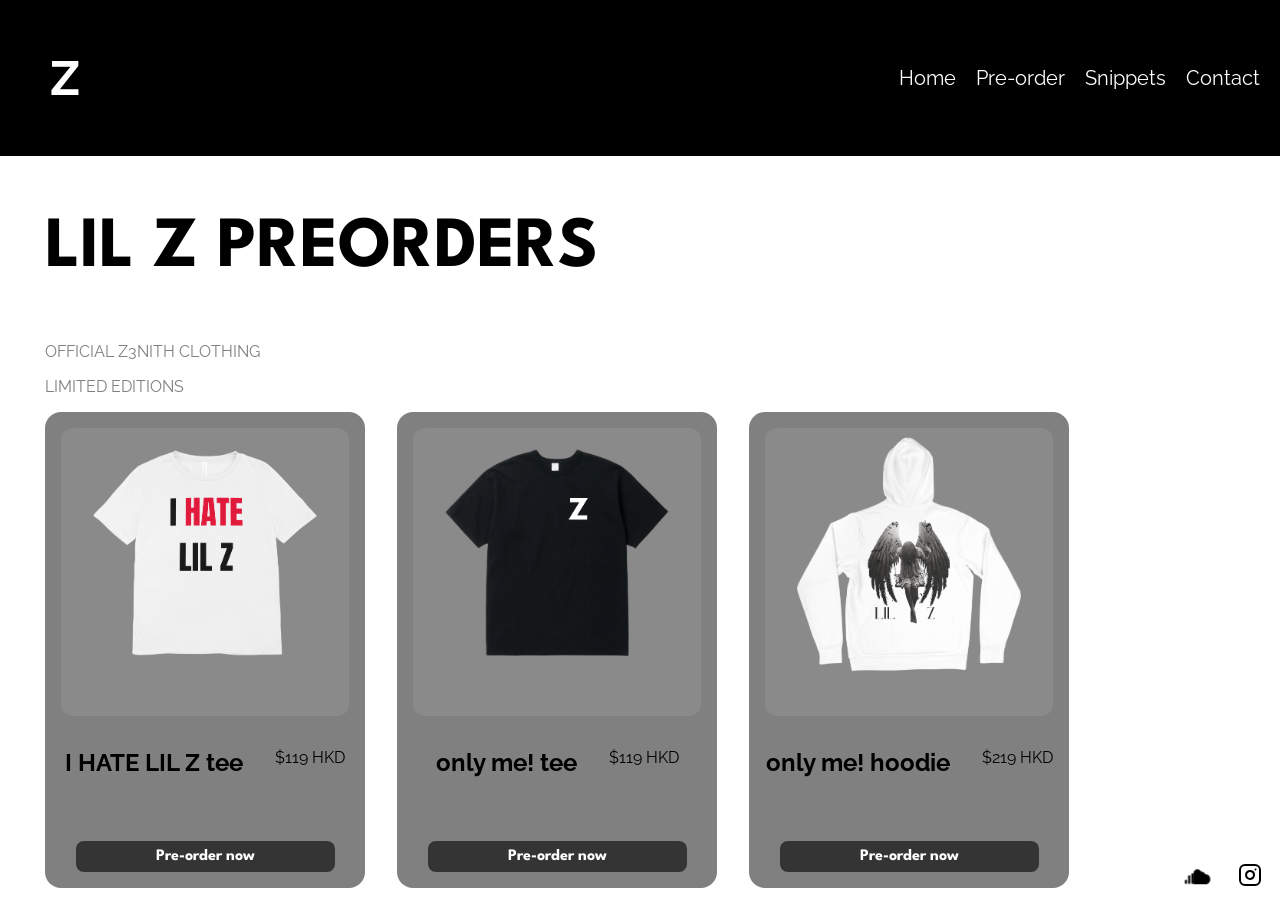
<file: index.html>
<!DOCTYPE html>
<html lang="en">
<head>
    <meta charset="UTF-8">
    <meta name="viewport" content="width=device-width, initial-scale=1.0">
    <link rel="stylesheet" href="style.css">
    <title>z3nith preorder</title>
</head>
<body>
    <header class="header">
        <nav class="navbar">
            <a href="index.html" class="logo">Z</a>
            <div class="nav_links">
                <a href="index.html" class=>Home</a>
                <a href="preorder.html">Pre-order</a>
                <a href="snippets.html">Snippets</a>
                <a href="contact.html">Contact</a>
            </div>
        </nav>
    </header>
    <main>
        <section class="main_body">
            <div class="hero_section">
                <h1 class="page_title">LIL Z PREORDERS</h1>
                <p class="subtitle">OFFICIAL Z3NITH CLOTHING</p>
                <p class="subtitle">LIMITED EDITIONS</p>
            </div>
            <div class="product_grid">
                <div class="product_card">
                    <div class="shirt_preview" aria-label="I HATE LIL Z tee preview">
                        <img src="images/shirts/F_ihlz_w.png" alt="I HATE LIL Z tee front" class="shirt_image shirt_front">
                        <img src="images/shirts/white_shirt.png" alt="I HATE LIL Z tee back" class="shirt_image shirt_back">
                    </div>
                    <div class="info">
                        <h2 class="product_name">I HATE LIL Z tee</h2>
                        <section class="price">
                            <span class="price">$119 HKD</span>
                        </section>
                    </div>
                    <a href="ihlz_tee.html" class="order_btn">Pre-order now</a>
                </div>
                <div class="product_card">
                    <div class="shirt_preview" aria-label="I HATE LIL Z tee preview">
                        <img src="images/shirts/F_om_b.png" alt="I HATE LIL Z tee front" class="shirt_image shirt_front">
                        <img src="images/shirts/B_om_b.png" alt="I HATE LIL Z tee back" class="shirt_image shirt_back">
                    </div>
                    <div class="info">
                        <h2 class="product_name">only me! tee</h2>
                        <section class="price">
                            <span class="price">$119 HKD</span>
                        </section>
                    </div>
                    <a href="om_tee.html" class="order_btn">Pre-order now</a>
                </div>
                <div class="product_card">
                    <div class="shirt_preview" aria-label="only me! angel hoodie preview">
                        <img src="images/shirts/F_omah_w.png" alt="only me! angel hoodie front" class="shirt_image shirt_front">
                        <img src="images/shirts/B_omah_w.png" alt="only me! angel hoodie back" class="shirt_image shirt_back">
                    </div>
                    <div class="info">
                        <h2 class="product_name">only me! hoodie</h2>
                        <section class="price">
                            <span class="price">$219 HKD</span>
                        </section>
                    </div>
                    <a href="om_hoodie.html" class="order_btn">Pre-order now</a>
                </div>
            </div>
        </section>
    </main>
    <footer>
        <div class="socials">
            <a href="https://instagram.com/z3nith666" target="_blank" rel="noreferrer" aria-label="Instagram" class="insta_logo">
                <svg xmlns="http://www.w3.org/2000/svg" width="24" height="24" viewBox="0 0 24 24" fill="none" stroke="currentColor" stroke-width="2" stroke-linecap="round" stroke-linejoin="round"><rect x="2" y="2" width="20" height="20" rx="5" ry="5"/><path d="M16 11.37A4 4 0 1 1 12.63 8 4 4 0 0 1 16 11.37z"/><line x1="17.5" y1="6.5" x2="17.51" y2="6.5"/></svg>
            </a>
            <a href="https://soundcloud.com/z3nith666" target="_blank" rel="noreferrer" aria-label="SoundCloud" class="sc_logo">
                <svg xmlns="http://www.w3.org/2000/svg" viewBox="0 0 20 20" width="24" height="24" fill="currentColor" aria-hidden="true">
                    <path d="M3 13.5a.75.75 0 0 1 .75.75v1.5a.75.75 0 0 1-1.5 0v-1.5A.75.75 0 0 1 3 13.5z"/>
                    <path d="M5.25 10.5a.75.75 0 0 1 .75.75v4.5a.75.75 0 0 1-1.5 0v-4.5a.75.75 0 0 1 .75-.75z"/>
                    <path d="M7.5 9a.75.75 0 0 1 .75.75v6a.75.75 0 0 1-1.5 0v-6A.75.75 0 0 1 7.5 9z"/>
                    <path d="M9.75 7.5a.75.75 0 0 1 .75.75v7.5a.75.75 0 0 1-1.5 0V8.25a.75.75 0 0 1 .75-.75z"/>
                    <path d="M12 8.25c.414 0 .75.336.75.75v6a.75.75 0 0 1-1.5 0v-6c0-.414.336-.75.75-.75z"/>
                    <path d="M16.5 9.75c1.94 0 3.5 1.56 3.5 3.5s-1.56 3.5-3.5 3.5h-8.25V9c0-1.518 1.232-2.75 2.75-2.75 1.07 0 2.01.639 2.406 1.578A3.25 3.25 0 0 1 16.5 9.75z"/>
                </svg>
            </a>
        </div>
    </footer>
    <script src="script.js"></script>
</body>
</html>
</file>
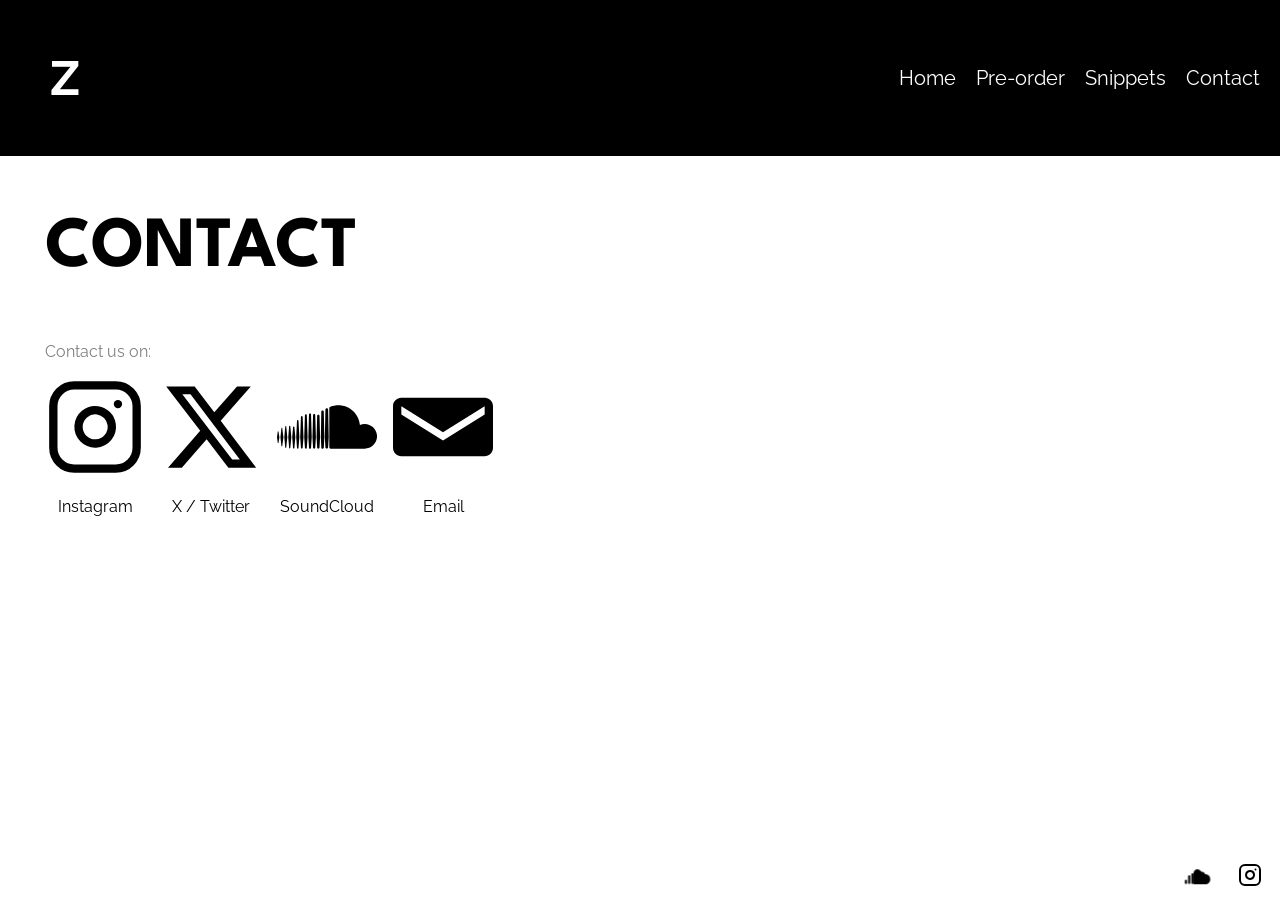
<file: contact.html>
<!DOCTYPE html>
<html lang="en">
<head>
    <meta charset="UTF-8">
    <meta name="viewport" content="width=device-width, initial-scale=1.0">
    <link rel="stylesheet" href="style.css">
    <title>Contact</title>
</head>
<body>
    <header>
        <nav class="navbar">
            <a href="index.html" class="logo">Z</a>
            <div class="nav_links">
                <a href="index.html" class=>Home</a>
                <a href="preorder.html">Pre-order</a>
                <a href="snippets.html">Snippets</a>
                <a href="contact.html">Contact</a>
            </div>
        </nav>
    </header>
    <main>
        <section class="main_section">
            <h1 class="page_title">CONTACT</h1>
            <p class="subtitle">Contact us on:</p>
            <div class="contact_info">
                <div class="contact_item">
                    <a href="https://instagram.com/z3nith666" target="_blank" class="contact_item">
                        <svg class="contact_page_logo" xmlns="http://www.w3.org/2000/svg" width="100 " height="100" viewBox="0 0 24 24" fill="none" stroke="black" stroke-width="2" stroke-linecap="round" stroke-linejoin="round"><rect x="2" y="2" width="20" height="20" rx="5" ry="5"/><path d="M16 11.37A4 4 0 1 1 12.63 8 4 4 0 0 1 16 11.37z"/><line x1="17.5" y1="6.5" x2="17.51" y2="6.5"/></svg>
                    </a>
                    <p class="contact_text">Instagram</p>
                </div>
                <div class="contact_item">
                    <a href="https://x.com/z3nith666" target="_blank" class="contact_item">
                        <svg class="contact_page_logo" xmlns="http://www.w3.org/2000/svg" viewBox="0 0 24 24" width="100" height="100" fill="black" aria-hidden="true">
                            <path d="M18.244 2.25h3.308l-7.227 8.26 8.502 11.24H16.17l-5.214-6.817L4.99 21.75H1.68l7.73-8.835L1.254 2.25H8.08l4.713 6.231zm-1.161 17.52h1.833L7.084 4.126H5.117z"/>
                        </svg>
                    </a>
                    <p class="contact_text">X / Twitter</p>
                </div>
                <div class="contact_item">
                    <a href="https://soundcloud.com/z3nith666" target="_blank" class="contact_item">
                        <svg class="contact_page_logo" xmlns="http://www.w3.org/2000/svg" viewBox="-271 345.8 256 111.2" width="100" height="100" fill="black" aria-hidden="true">
                            <path d="M-238.4,398.1c-0.8,0-1.4,0.6-1.5,1.5l-2.3,28l2.3,27.1c0.1,0.8,0.7,1.5,1.5,1.5c0.8,0,1.4-0.6,1.5-1.5l2.6-27.1l-2.6-28C-237,398.7-237.7,398.1-238.4,398.1z M-228.2,399.9c-0.9,0-1.7,0.7-1.7,1.7l-2.1,26l2.1,27.3c0.1,1,0.8,1.7,1.7,1.7c0.9,0,1.6-0.7,1.7-1.7l2.4-27.3l-2.4-26C-226.6,400.6-227.3,399.9-228.2,399.9z M-258.6,403.5c-0.5,0-1,0.4-1.1,1l-2.5,23l2.5,22.5c0.1,0.6,0.5,1,1.1,1c0.5,0,1-0.4,1.1-1l2.9-22.5l-2.9-23C-257.7,404-258.1,403.5-258.6,403.5z M-268.1,412.3c-0.5,0-1,0.4-1,1l-1.9,14.3l1.9,14c0.1,0.6,0.5,1,1,1s0.9-0.4,1-1l2.2-14l-2.2-14.2C-267.2,412.8-267.6,412.3-268.1,412.3z M-207.5,373.5c-1.2,0-2.1,0.9-2.2,2.1l-1.9,52l1.9,27.2c0.1,1.2,1,2.1,2.2,2.1s2.1-0.9,2.2-2.1l2.1-27.2l-2.1-52C-205.4,374.4-206.4,373.5-207.5,373.5z M-248.6,399c-0.7,0-1.2,0.5-1.3,1.3l-2.4,27.3l2.4,26.3c0.1,0.7,0.6,1.3,1.3,1.3c0.7,0,1.2-0.5,1.3-1.2l2.7-26.3l-2.7-27.3C-247.4,399.6-247.9,399-248.6,399z M-114,345.8c-7.1,0-14,1.4-20.1,3.8c-2.4,0.9-3,1.9-3,3.7v99.9c0,1.9,1.5,3.5,3.4,3.7c0.1,0,86.7,0,87.3,0c17.4,0,31.5-14.1,31.5-31.5C-15,408.1-29.1,394-46.5,394c-4.3,0-8.4,0.9-12.2,2.4C-61.2,368-85,345.8-114,345.8z M-217.9,383.4c-1,0-1.9,0.8-1.9,1.9l-2,42.3l2,27.3c0.1,1.1,0.9,1.9,1.9,1.9s1.9-0.8,1.9-1.9l2.3-27.3l-2.3-42.3C-216,384.2-216.9,383.4-217.9,383.4z M-154.4,359.3c-1.8,0-3.2,1.4-3.2,3.2l-1.2,65l1.2,26.1c0,1.8,1.5,3.2,3.2,3.2c1.8,0,3.2-1.5,3.2-3.2l1.4-26.1l-1.4-65C-151.1,360.8-152.6,359.3-154.4,359.3z M-197.1,368.9c-1.3,0-2.3,1-2.4,2.4l-1.8,56.3l1.8,26.9c0,1.3,1.1,2.3,2.4,2.3s2.3-1,2.4-2.4l2-26.9l-2-56.3C-194.7,370-195.8,368.9-197.1,368.9z M-143.6,353.2c-1.9,0-3.4,1.6-3.5,3.5l-1.4,70.9l1.4,25.7c0,1.9,1.6,3.4,3.5,3.4c1.9,0,3.4-1.6,3.5-3.5l1.5-25.8l-1.5-70.9C-140.2,354.8-141.7,353.2-143.6,353.2z M-186.5,366.8c-1.4,0-2.5,1.1-2.6,2.6l-1.6,58.2l1.6,26.7c0,1.4,1.2,2.6,2.6,2.6s2.5-1.1,2.6-2.6l1.8-26.7l-1.8-58.2C-184,367.9-185.1,366.8-186.5,366.8z M-175.9,368.1c-1.5,0-2.8,1.2-2.8,2.8l-1.5,56.7l1.5,26.5c0,1.6,1.3,2.8,2.8,2.8s2.8-1.2,2.8-2.8l1.7-26.5l-1.7-56.7C-173.1,369.3-174.3,368.1-175.9,368.1z M-165.2,369.9c-1.7,0-3,1.3-3,3l-1.4,54.7l1.4,26.3c0,1.7,1.4,3,3,3c1.7,0,3-1.3,3-3l1.5-26.3l-1.5-54.7C-162.2,371.3-163.5,369.9-165.2,369.9z"/>
                        </svg>
                    </a>
                    <p class="contact_text">SoundCloud</p>
                </div>
                <div class="contact_item">
                    <a href="mailto:jasonleemgmtofficial@gmail.com" target="_blank" class="contact_item">
                        <svg class="contact_page_logo" xmlns="http://www.w3.org/2000/svg" viewBox="0 0 24 24" width="100" height="100" fill="black" aria-hidden="true">
                            <path d="M22 5H2c-1.1 0-2 .9-2 2v10c0 1.1.9 2 2 2h20c1.1 0 2-.9 2-2V7c0-1.1-.9-2-2-2zm0 4l-10 6.25L2 9V7l10 6.25L22 7v2z"/>
                        </svg>
                    </a>
                    <p class="contact_text">Email</p>
                </div>
            </div>
        </section>
    </main>
    <footer>
        <div class="socials">
            <a href="https://instagram.com/z3nith666" target="_blank" rel="noreferrer" aria-label="Instagram" class="insta_logo">
                <svg xmlns="http://www.w3.org/2000/svg" width="24" height="24" viewBox="0 0 24 24" fill="none" stroke="currentColor" stroke-width="2" stroke-linecap="round" stroke-linejoin="round"><rect x="2" y="2" width="20" height="20" rx="5" ry="5"/><path d="M16 11.37A4 4 0 1 1 12.63 8 4 4 0 0 1 16 11.37z"/><line x1="17.5" y1="6.5" x2="17.51" y2="6.5"/></svg>
            </a>
            <a href="https://soundcloud.com/z3nith666" target="_blank" rel="noreferrer" aria-label="SoundCloud" class="sc_logo">
                <svg xmlns="http://www.w3.org/2000/svg" viewBox="0 0 20 20" width="24" height="24" fill="currentColor" aria-hidden="true">
                    <path d="M3 13.5a.75.75 0 0 1 .75.75v1.5a.75.75 0 0 1-1.5 0v-1.5A.75.75 0 0 1 3 13.5z"/>
                    <path d="M5.25 10.5a.75.75 0 0 1 .75.75v4.5a.75.75 0 0 1-1.5 0v-4.5a.75.75 0 0 1 .75-.75z"/>
                    <path d="M7.5 9a.75.75 0 0 1 .75.75v6a.75.75 0 0 1-1.5 0v-6A.75.75 0 0 1 7.5 9z"/>
                    <path d="M9.75 7.5a.75.75 0 0 1 .75.75v7.5a.75.75 0 0 1-1.5 0V8.25a.75.75 0 0 1 .75-.75z"/>
                    <path d="M12 8.25c.414 0 .75.336.75.75v6a.75.75 0 0 1-1.5 0v-6c0-.414.336-.75.75-.75z"/>
                    <path d="M16.5 9.75c1.94 0 3.5 1.56 3.5 3.5s-1.56 3.5-3.5 3.5h-8.25V9c0-1.518 1.232-2.75 2.75-2.75 1.07 0 2.01.639 2.406 1.578A3.25 3.25 0 0 1 16.5 9.75z"/>
                </svg>
            </a>
        </div>
    </footer>
    <script src="script.js"></script>
</body>
</html>
</file>
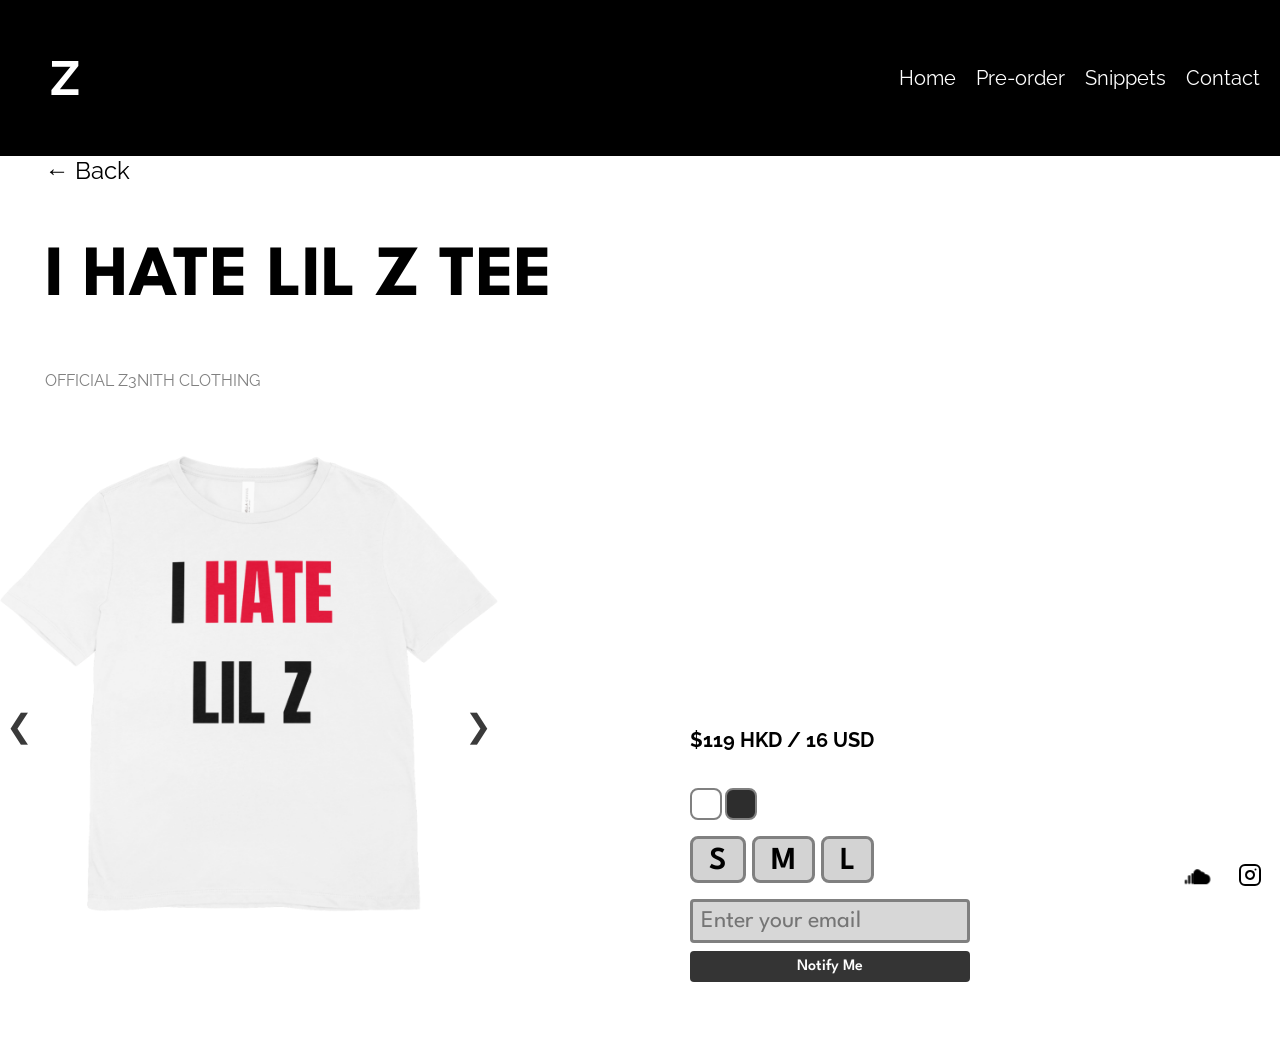
<file: ihlz_tee.html>
<!DOCTYPE html>
<html lang="en">
<head>
    <meta charset="UTF-8">
    <meta name="viewport" content="width=device-width, initial-scale=1.0">
    <link rel="stylesheet" href="style.css">
    <title>I HATE LIL Z PREORDER</title>
</head>
<body>
    <header>
        <nav class="navbar">
            <a href="index.html" class="logo">Z</a>
            <div class="nav_links">
                <a href="index.html" class=>Home</a>
                <a href="preorder.html">Pre-order</a>
                <a href="snippets.html">Snippets</a>
                <a href="contact.html">Contact</a>
            </div>
        </nav>
    </header>
    <main>
        <section class="main_body" data-shirt-name="I HATE LIL Z tee">
            <a href="preorder.html" class="back_link">← Back</a>
            <h1 class="page_title">I HATE LIL Z TEE</h1>
            <p class="subtitle">OFFICIAL Z3NITH CLOTHING</p>
            <div class="product_display">
                <div class="slider">
                    <div class="slides">
                        <img class="slide white_slide" data-color="white" src="images/shirts/F_ihlz_w.png" alt="I HATE LIL Z tee front">
                        <img class="slide white_slide" data-color="white" src="images/shirts/white_shirt.png" alt="I HATE LIL Z tee back">
                        <img class="slide black_slide" data-color="black" src="images/shirts/F_ihlz_b.png" alt="I HATE LIL Z tee front">
                        <img class="slide black_slide" data-color="black" src="images/shirts/black_shirt.png" alt="I HATE LIL Z tee back">
                    </div>
                    <button type="button" class="prev" onclick="prevSlide()">&#10094;</button>
                    <button type="button" class="next" onclick="nextSlide()">&#10095;</button>
                </div>
                <div class="selectors">
                    <p class="price_title">$119 HKD / 16 USD</p>
                    <div class="color_selector">
                        <button type="button" class="white_btn" onclick="turnWhite(this)"></button>
                        <button type="button" class="black_btn" onclick="turnBlack(this)"></button>
                    </div>
                    <div class="size_selector">
                        <button type="button" class="size_btn" onclick="selectSize(this, 'S')">S</button>
                        <button type="button" class="size_btn" onclick="selectSize(this, 'M')">M</button>
                        <button type="button" class="size_btn" onclick="selectSize(this, 'L')">L</button>
                    </div>
                    <form id="email_section">
                        <input type="email" placeholder="Enter your email" required>
                        <button type="submit">Notify Me</button>
                    </form>
                </div>
            </div>
        </section>
    </main>
    <footer>
        <div class="socials">
            <a href="https://instagram.com/z3nith666" target="_blank" rel="noreferrer" aria-label="Instagram" class="insta_logo">
                <svg xmlns="http://www.w3.org/2000/svg" width="24" height="24" viewBox="0 0 24 24" fill="none" stroke="currentColor" stroke-width="2" stroke-linecap="round" stroke-linejoin="round"><rect x="2" y="2" width="20" height="20" rx="5" ry="5"/><path d="M16 11.37A4 4 0 1 1 12.63 8 4 4 0 0 1 16 11.37z"/><line x1="17.5" y1="6.5" x2="17.51" y2="6.5"/></svg>
            </a>
            <a href="https://soundcloud.com/z3nith666" target="_blank" rel="noreferrer" aria-label="SoundCloud" class="sc_logo">
                <svg xmlns="http://www.w3.org/2000/svg" viewBox="0 0 20 20" width="24" height="24" fill="currentColor" aria-hidden="true">
                    <path d="M3 13.5a.75.75 0 0 1 .75.75v1.5a.75.75 0 0 1-1.5 0v-1.5A.75.75 0 0 1 3 13.5z"/>
                    <path d="M5.25 10.5a.75.75 0 0 1 .75.75v4.5a.75.75 0 0 1-1.5 0v-4.5a.75.75 0 0 1 .75-.75z"/>
                    <path d="M7.5 9a.75.75 0 0 1 .75.75v6a.75.75 0 0 1-1.5 0v-6A.75.75 0 0 1 7.5 9z"/>
                    <path d="M9.75 7.5a.75.75 0 0 1 .75.75v7.5a.75.75 0 0 1-1.5 0V8.25a.75.75 0 0 1 .75-.75z"/>
                    <path d="M12 8.25c.414 0 .75.336.75.75v6a.75.75 0 0 1-1.5 0v-6c0-.414.336-.75.75-.75z"/>
                    <path d="M16.5 9.75c1.94 0 3.5 1.56 3.5 3.5s-1.56 3.5-3.5 3.5h-8.25V9c0-1.518 1.232-2.75 2.75-2.75 1.07 0 2.01.639 2.406 1.578A3.25 3.25 0 0 1 16.5 9.75z"/>
                </svg>
            </a>
        </div>
    </footer>
    <script src="script.js"></script>
</body>
</html>
</file>
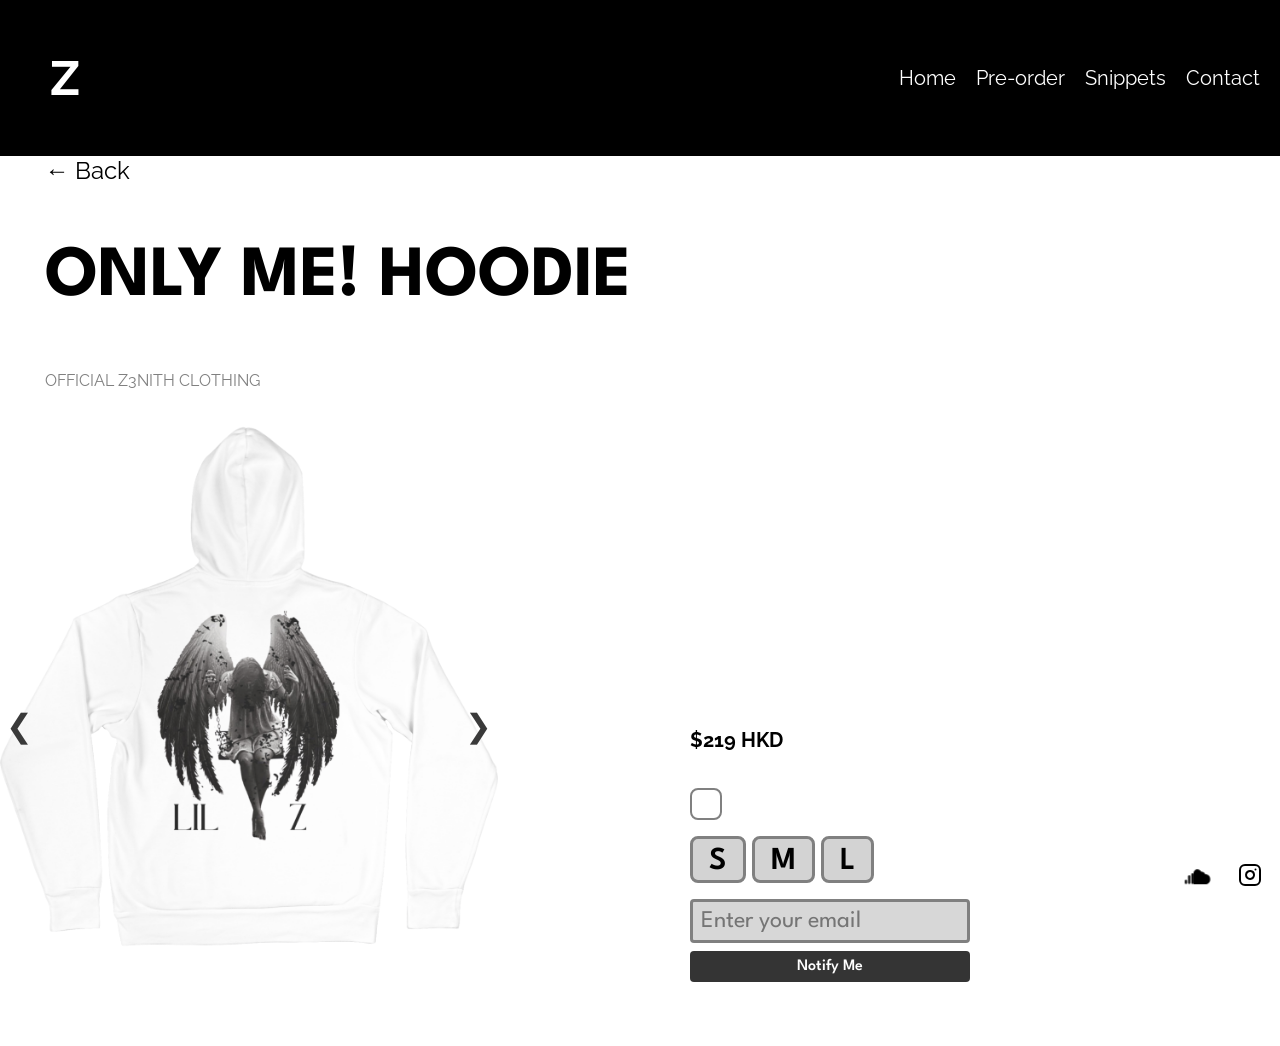
<file: om_hoodie.html>
<!DOCTYPE html>
<html lang="en">
<head>
    <meta charset="UTF-8">
    <meta name="viewport" content="width=device-width, initial-scale=1.0">
    <link rel="stylesheet" href="style.css">
    <title>only me! tees preorder</title>
</head>
<body>
    <header>
        <nav class="navbar">
            <a href="index.html" class="logo">Z</a>
            <div class="nav_links">
                <a href="index.html" class=>Home</a>
                <a href="preorder.html">Pre-order</a>
                <a href="snippets.html">Snippets</a>
                <a href="contact.html">Contact</a>
            </div>
        </nav>
    </header>
    <main>
        <section class="main_body" data-shirt-name="only me! hoodie">
            <a href="preorder.html" class="back_link">← Back</a>
            <h1 class="page_title">ONLY ME! HOODIE</h1>
            <p class="subtitle">OFFICIAL Z3NITH CLOTHING</p>
            <div class="product_display">
                <div class="slider">
                    <div class="slides">
                        <img class="slide white_slide" data-color="white" src="images/shirts/F_omah_w.png" alt="ONLY ME! hoodie front">
                        <img class="slide white_slide" data-color="white" src="images/shirts/B_omah_w.png" alt="ONLY ME! hoodie back">
                    </div>
                    <button type="button" class="prev" onclick="prevSlide()">&#10094;</button>
                    <button type="button" class="next" onclick="nextSlide()">&#10095;</button>
                </div>
                <div class="selectors">
                    <p class="price_title">$219 HKD</p>
                    <div class="color_selector">
                        <button type="button" class="white_btn" onclick="turnWhite(this)"></button>
                    </div>
                    <div class="size_selector">
                        <button type="button" class="size_btn" onclick="selectSize(this, 'S')">S</button>
                        <button type="button" class="size_btn" onclick="selectSize(this, 'M')">M</button>
                        <button type="button" class="size_btn" onclick="selectSize(this, 'L')">L</button>
                    </div>
                    <form id="email_section">
                        <input type="email" placeholder="Enter your email" required>
                        <button type="submit">Notify Me</button>
                    </form>
                </div>
            </div>
    </main>
    </main>
    <footer>
        <div class="socials">
            <a href="https://instagram.com/z3nith666" target="_blank" rel="noreferrer" aria-label="Instagram" class="insta_logo">
                <svg xmlns="http://www.w3.org/2000/svg" width="24" height="24" viewBox="0 0 24 24" fill="none" stroke="currentColor" stroke-width="2" stroke-linecap="round" stroke-linejoin="round"><rect x="2" y="2" width="20" height="20" rx="5" ry="5"/><path d="M16 11.37A4 4 0 1 1 12.63 8 4 4 0 0 1 16 11.37z"/><line x1="17.5" y1="6.5" x2="17.51" y2="6.5"/></svg>
            </a>
            <a href="https://soundcloud.com/z3nith666" target="_blank" rel="noreferrer" aria-label="SoundCloud" class="sc_logo">
                <svg xmlns="http://www.w3.org/2000/svg" viewBox="0 0 20 20" width="24" height="24" fill="currentColor" aria-hidden="true">
                    <path d="M3 13.5a.75.75 0 0 1 .75.75v1.5a.75.75 0 0 1-1.5 0v-1.5A.75.75 0 0 1 3 13.5z"/>
                    <path d="M5.25 10.5a.75.75 0 0 1 .75.75v4.5a.75.75 0 0 1-1.5 0v-4.5a.75.75 0 0 1 .75-.75z"/>
                    <path d="M7.5 9a.75.75 0 0 1 .75.75v6a.75.75 0 0 1-1.5 0v-6A.75.75 0 0 1 7.5 9z"/>
                    <path d="M9.75 7.5a.75.75 0 0 1 .75.75v7.5a.75.75 0 0 1-1.5 0V8.25a.75.75 0 0 1 .75-.75z"/>
                    <path d="M12 8.25c.414 0 .75.336.75.75v6a.75.75 0 0 1-1.5 0v-6c0-.414.336-.75.75-.75z"/>
                    <path d="M16.5 9.75c1.94 0 3.5 1.56 3.5 3.5s-1.56 3.5-3.5 3.5h-8.25V9c0-1.518 1.232-2.75 2.75-2.75 1.07 0 2.01.639 2.406 1.578A3.25 3.25 0 0 1 16.5 9.75z"/>
                </svg>
            </a>
        </div>
    </footer>
    <script src="script.js"></script>
</body>
</html>
</file>
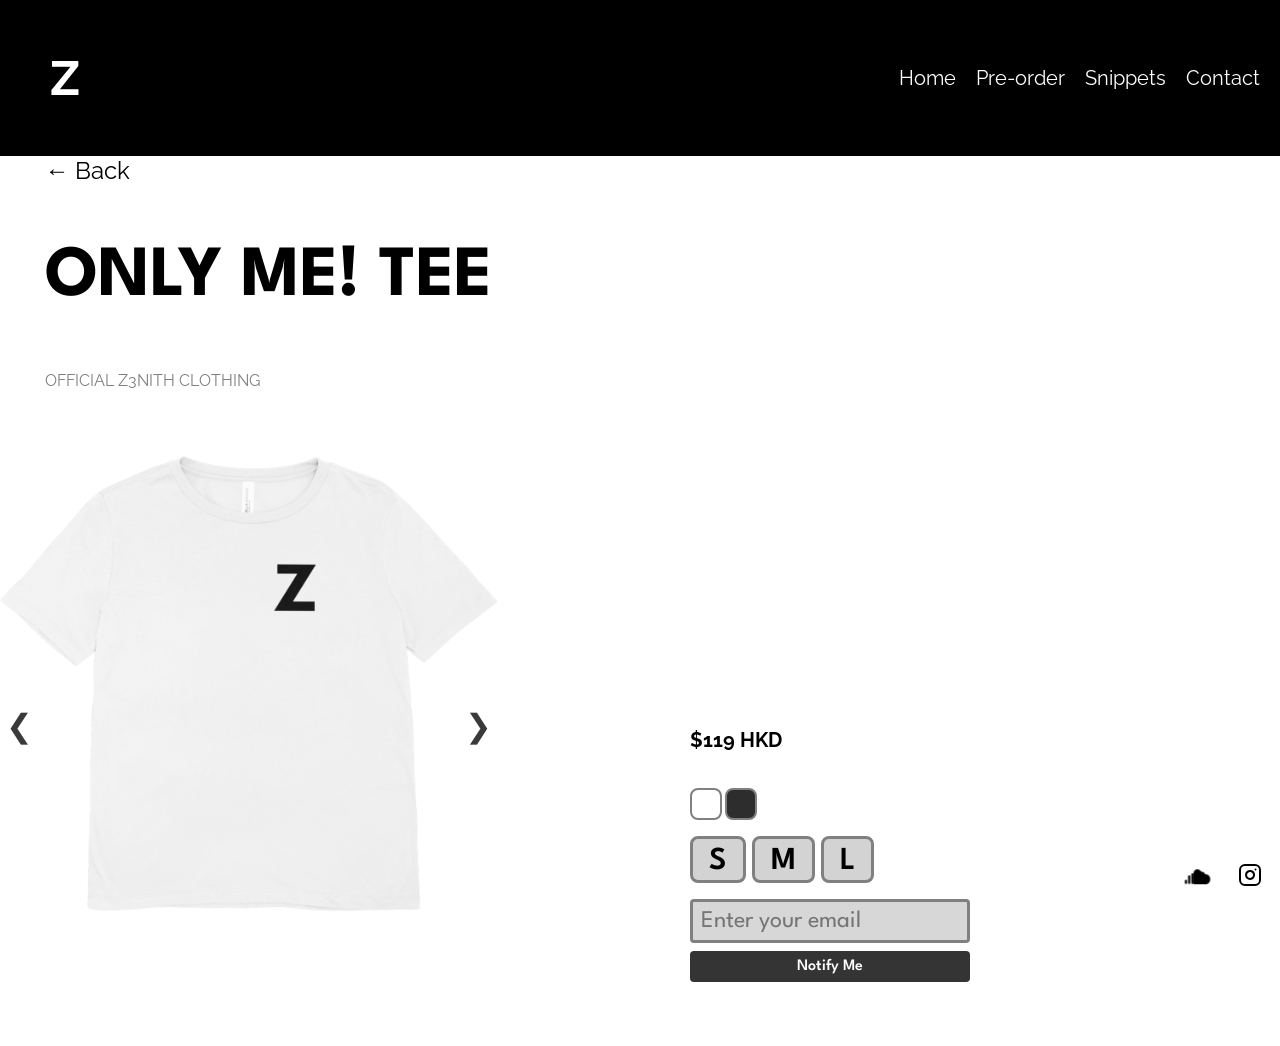
<file: om_tee.html>
<!DOCTYPE html>
<html lang="en">
<head>
    <meta charset="UTF-8">
    <meta name="viewport" content="width=device-width, initial-scale=1.0">
    <link rel="stylesheet" href="style.css">
    <title>only me! tees preorder</title>
</head>
<body>
    <header>
        <nav class="navbar">
            <a href="index.html" class="logo">Z</a>
            <div class="nav_links">
                <a href="index.html" class=>Home</a>
                <a href="preorder.html">Pre-order</a>
                <a href="snippets.html">Snippets</a>
                <a href="contact.html">Contact</a>
            </div>
        </nav>
    </header>
    <main>
        <section class="main_body" data-shirt-name="only me! tee">
            <a href="preorder.html" class="back_link">← Back</a>
            <h1 class="page_title">ONLY ME! TEE</h1>
            <p class="subtitle">OFFICIAL Z3NITH CLOTHING</p>
            <div class="product_display">
                <div class="slider">
                    <div class="slides">
                        <img class="slide white_slide" data-color="white" src="images/shirts/F_om_w.png" alt="ONLY ME! tee front">
                        <img class="slide white_slide" data-color="white" src="images/shirts/B_om_w.png" alt="ONLY ME! tee back">
                        <img class="slide black_slide" data-color="black" src="images/shirts/F_om_b.png" alt="ONLY ME! tee front">
                        <img class="slide black_slide" data-color="black" src="images/shirts/B_om_b.png" alt="ONLY ME! tee back">
                    </div>
                    <button type="button" class="prev" onclick="prevSlide()">&#10094;</button>
                    <button type="button" class="next" onclick="nextSlide()">&#10095;</button>
                </div>
                <div class="selectors">
                    <p class="price_title">$119 HKD</p>
                    <div class="color_selector">
                        <button type="button" class="white_btn" onclick="turnWhite(this)"></button>
                        <button type="button" class="black_btn" onclick="turnBlack(this)"></button>
                    </div>
                    <div class="size_selector">
                        <button type="button" class="size_btn" onclick="selectSize(this, 'S')">S</button>
                        <button type="button" class="size_btn" onclick="selectSize(this, 'M')">M</button>
                        <button type="button" class="size_btn" onclick="selectSize(this, 'L')">L</button>
                    </div>
                    <form id="email_section">
                        <input type="email" placeholder="Enter your email" required>
                        <button type="submit">Notify Me</button>
                    </form>
                </div>
            </div>
    </main>
    </main>
    <footer>
        <div class="socials">
            <a href="https://instagram.com/z3nith666" target="_blank" rel="noreferrer" aria-label="Instagram" class="insta_logo">
                <svg xmlns="http://www.w3.org/2000/svg" width="24" height="24" viewBox="0 0 24 24" fill="none" stroke="currentColor" stroke-width="2" stroke-linecap="round" stroke-linejoin="round"><rect x="2" y="2" width="20" height="20" rx="5" ry="5"/><path d="M16 11.37A4 4 0 1 1 12.63 8 4 4 0 0 1 16 11.37z"/><line x1="17.5" y1="6.5" x2="17.51" y2="6.5"/></svg>
            </a>
            <a href="https://soundcloud.com/z3nith666" target="_blank" rel="noreferrer" aria-label="SoundCloud" class="sc_logo">
                <svg xmlns="http://www.w3.org/2000/svg" viewBox="0 0 20 20" width="24" height="24" fill="currentColor" aria-hidden="true">
                    <path d="M3 13.5a.75.75 0 0 1 .75.75v1.5a.75.75 0 0 1-1.5 0v-1.5A.75.75 0 0 1 3 13.5z"/>
                    <path d="M5.25 10.5a.75.75 0 0 1 .75.75v4.5a.75.75 0 0 1-1.5 0v-4.5a.75.75 0 0 1 .75-.75z"/>
                    <path d="M7.5 9a.75.75 0 0 1 .75.75v6a.75.75 0 0 1-1.5 0v-6A.75.75 0 0 1 7.5 9z"/>
                    <path d="M9.75 7.5a.75.75 0 0 1 .75.75v7.5a.75.75 0 0 1-1.5 0V8.25a.75.75 0 0 1 .75-.75z"/>
                    <path d="M12 8.25c.414 0 .75.336.75.75v6a.75.75 0 0 1-1.5 0v-6c0-.414.336-.75.75-.75z"/>
                    <path d="M16.5 9.75c1.94 0 3.5 1.56 3.5 3.5s-1.56 3.5-3.5 3.5h-8.25V9c0-1.518 1.232-2.75 2.75-2.75 1.07 0 2.01.639 2.406 1.578A3.25 3.25 0 0 1 16.5 9.75z"/>
                </svg>
            </a>
        </div>
    </footer>
    <script src="script.js"></script>
</body>
</html>
</file>
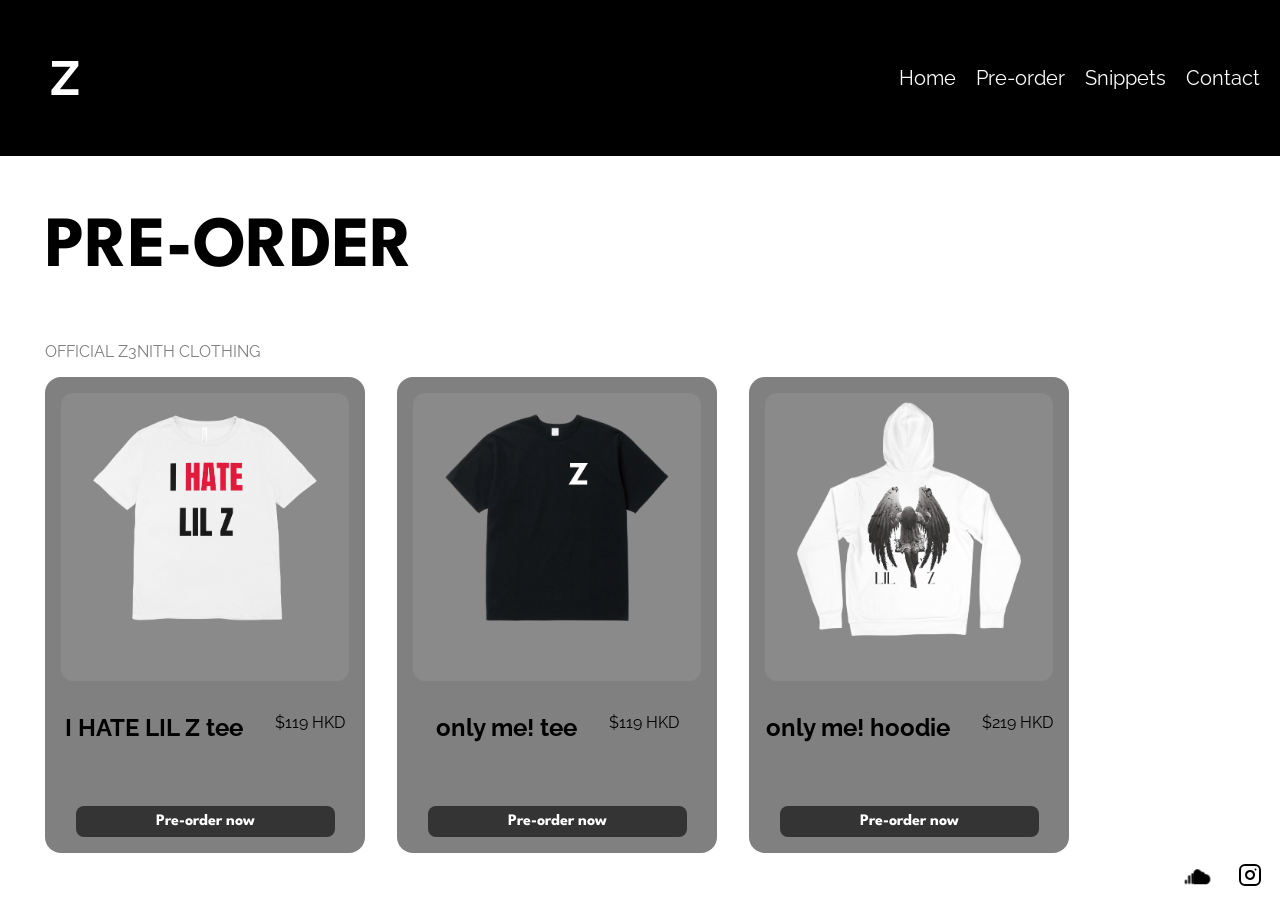
<file: preorder.html>
<!DOCTYPE html>
<html lang="en">
<head>
    <meta charset="UTF-8">
    <meta name="viewport" content="width=device-width, initial-scale=1.0">
    <link rel="stylesheet" href="style.css">
    <title>Pre-order</title>
</head>
<body>
    <header>
        <nav class="navbar">
            <a href="index.html" class="logo">Z</a>
            <div class="nav_links">
                <a href="index.html" class=>Home</a>
                <a href="preorder.html">Pre-order</a>
                <a href="snippets.html">Snippets</a>
                <a href="contact.html">Contact</a>
            </div>
        </nav>
    </header>
    <main>
        <section class="main_body">
            <h1 class="page_title">PRE-ORDER</h1>
            <p class="subtitle">OFFICIAL Z3NITH CLOTHING</p>
            <div class="product_grid">
                <div class="product_card">
                    <div class="shirt_preview" aria-label="I HATE LIL Z tee preview">
                        <img src="images/shirts/F_ihlz_w.png" alt="I HATE LIL Z tee front" class="shirt_image shirt_front">
                        <img src="images/shirts/white_shirt.png" alt="I HATE LIL Z tee back" class="shirt_image shirt_back">
                    </div>
                    <div class="info">
                        <h2 class="product_name">I HATE LIL Z tee</h2>
                        <section class="price">
                            <span class="price">$119 HKD</span>
                        </section>
                    </div>
                    <a href="ihlz_tee.html" class="order_btn">Pre-order now</a>
                </div>
                <div class="product_card">
                    <div class="shirt_preview" aria-label="I HATE LIL Z tee preview">
                        <img src="images/shirts/F_om_b.png" alt="I HATE LIL Z tee front" class="shirt_image shirt_front">
                        <img src="images/shirts/B_om_b.png" alt="I HATE LIL Z tee back" class="shirt_image shirt_back">
                    </div>
                    <div class="info">
                        <h2 class="product_name">only me! tee</h2>
                        <section class="price">
                            <span class="price">$119 HKD</span>
                        </section>
                    </div>
                    <a href="om_tee.html" class="order_btn">Pre-order now</a>
                </div>
                <div class="product_card">
                    <div class="shirt_preview" aria-label="only me! angel hoodie preview">
                        <img src="images/shirts/F_omah_w.png" alt="only me! angel hoodie front" class="shirt_image shirt_front">
                        <img src="images/shirts/B_omah_w.png" alt="only me! angel hoodie back" class="shirt_image shirt_back">
                    </div>
                    <div class="info">
                        <h2 class="product_name">only me! hoodie</h2>
                        <section class="price">
                            <span class="price">$219 HKD</span>
                        </section>
                    </div>
                    <a href="om_hoodie.html" class="order_btn">Pre-order now</a>
                </div>
            </div>
        </section>
    </main>
    <footer>
        <div class="socials">
            <a href="https://instagram.com/z3nith666" target="_blank" rel="noreferrer" aria-label="Instagram" class="insta_logo">
                <svg xmlns="http://www.w3.org/2000/svg" width="24" height="24" viewBox="0 0 24 24" fill="none" stroke="currentColor" stroke-width="2" stroke-linecap="round" stroke-linejoin="round"><rect x="2" y="2" width="20" height="20" rx="5" ry="5"/><path d="M16 11.37A4 4 0 1 1 12.63 8 4 4 0 0 1 16 11.37z"/><line x1="17.5" y1="6.5" x2="17.51" y2="6.5"/></svg>
            </a>
            <a href="https://soundcloud.com/z3nith666" target="_blank" rel="noreferrer" aria-label="SoundCloud" class="sc_logo">
                <svg xmlns="http://www.w3.org/2000/svg" viewBox="0 0 20 20" width="24" height="24" fill="currentColor" aria-hidden="true">
                    <path d="M3 13.5a.75.75 0 0 1 .75.75v1.5a.75.75 0 0 1-1.5 0v-1.5A.75.75 0 0 1 3 13.5z"/>
                    <path d="M5.25 10.5a.75.75 0 0 1 .75.75v4.5a.75.75 0 0 1-1.5 0v-4.5a.75.75 0 0 1 .75-.75z"/>
                    <path d="M7.5 9a.75.75 0 0 1 .75.75v6a.75.75 0 0 1-1.5 0v-6A.75.75 0 0 1 7.5 9z"/>
                    <path d="M9.75 7.5a.75.75 0 0 1 .75.75v7.5a.75.75 0 0 1-1.5 0V8.25a.75.75 0 0 1 .75-.75z"/>
                    <path d="M12 8.25c.414 0 .75.336.75.75v6a.75.75 0 0 1-1.5 0v-6c0-.414.336-.75.75-.75z"/>
                    <path d="M16.5 9.75c1.94 0 3.5 1.56 3.5 3.5s-1.56 3.5-3.5 3.5h-8.25V9c0-1.518 1.232-2.75 2.75-2.75 1.07 0 2.01.639 2.406 1.578A3.25 3.25 0 0 1 16.5 9.75z"/>
                </svg>
            </a>
        </div>
    </footer>
</body>
</html>
</file>
<file: style.css>
@font-face {
    src: url("fonts/Raleway-VariableFont_wght.ttf") format("truetype");
    font-family: "Raleway";
    /*  Copyright 2010 The Raleway Project Authors (impallari@gmail.com), with Reserved Font Name "Raleway".

        This Font Software is licensed under the SIL Open Font License, Version 1.1.
        This license is copied below, and is also available with a FAQ at:
        https://openfontlicense.org 
    */    
}

@font-face {
    src: url("fonts/LeagueSpartan-VariableFont_wght.ttf");
    font-family: "spartan";
    /* Copyright 2020 The League Spartan Project Authors (https://github.com/theleagueof/league-spartan)

        This Font Software is licensed under the SIL Open Font License, Version 1.1.
        This license is copied below, and is also available with a FAQ at:
        https://openfontlicense.org
    */
}

body, html{
    margin: 0;
    padding: 0;
}

html{
    overflow-x: hidden;
}

.navbar{
    display: flex;
    justify-content: space-between;
    align-items: center;
    background-color: black;
    color: white;
}

.nav_links{
    font-family: "Raleway", sans-serif;
    display: flex;
}

.nav_links a{
    text-decoration: none;
    color: white;
    font-size: 20px;
    margin-right: 20px;
}
.nav_links a:hover{
    text-decoration: underline;
}

.logo{
    font-family: "Raleway", sans-serif;
    font-weight : bold;
    font-size: 3rem;
    color: white;
    text-decoration: none;
    transition: ease-in-out 0.3s;
    margin: 50px;
    margin-bottom: 50px;
}

.socials{
    display: flex;
    gap: 1rem;
}
.insta_logo{
    position: fixed;
    z-index: 100;
    bottom: 1vh;
    right: 2vh;
    color: black;
    transition: ease-in-out 0.1s;
}


.sc_logo{
    position: fixed;
    z-index: 100;
    bottom: 1vh;
    right: 8vh;
    color: black;
    transition: ease-in-out 0.1s;  
    transform: scale(1.2); 
}

@media (max-width: 720px){
    .insta_logo{
        position: fixed;
        color: black;
        z-index: 100;
        bottom: 1vh;
        right: 2vh;
        transition: ease-in-out 0.1s;  
    }
    .sc_logo{
        color: black;
        position: fixed;
        bottom: 1vh;
        right: 6vh;
        transition: ease-in-out 0.1s;  
        transform: scale(1.2); 
    }
}

.insta_logo:hover{
    transform: scale(1.2);
}

.sc_logo:hover{
    transform: scale(1.4);
}

.main_body{
    min-height: 60vh;
}
.page_title{
    text-align: left;
    margin-left: 5vh;
    font-family: "spartan", sans-serif;
    font-size: 8vh;
}

.subtitle{
    font-family: "Raleway", sans-serif;
    color: grey;
    margin-left: 5vh;
}

@media (min-width: 720px){
    .product_grid{
        margin: auto;
        display: flex;
        flex-direction: row;
        gap: 2rem;
        margin-left: 5vh;
    }
}

.product_card{
        display: flex;
        flex-direction: column;
        align-items: center;
        justify-content: center;
        text-align: center;
        background-color: grey;
        height: min-content;
        width: 18rem;
        gap: 2rem;
        margin-left: 0rem;
        margin-bottom: 2rem;
        padding: 1rem;
        border-radius: 1rem;
    }
@media (max-width: 720px){
    .navbar{
        flex-direction: column;
        align-items: flex-start;
        gap: 1rem;
        padding: 1rem;
    }

    .nav_links{
        flex-wrap: wrap;
        gap: 0.75rem 1rem;
    }

    .nav_links a{
        margin-right: 0;
        font-size: 1rem;
    }

    .logo{
        margin: 0;
        margin-left: 1rem;
        margin-top: 0.5rem;
        margin-bottom: 0;
        font-size: 2.25rem;
    }

    .page_title{
        font-size: clamp(2.5rem, 12vw, 4rem);
        margin-left: 1rem;
        margin-right: 1rem;
    }

    .subtitle,
    .back_link{
        margin-left: 1rem;
    }

    .product_grid{
        display: flex;
        flex-direction: column;
        gap: 2rem;
        padding: 0 1rem;
        margin: none;
    }

    .product_card{
        display: flex;
        flex-direction: column;
        align-items: center;
        justify-content: center;
        text-align: center;
        background-color: grey;
        height: min-content;
        width: min(100%, 18rem);
        gap: 2rem;
        margin: 0 auto 2rem;
        padding: 1rem;
        border-radius: 1rem;
    }

    .product_card .info{
        flex-direction: column;
        gap: 0.5rem;
        text-align: center;
    }
}
.shirt_preview{
    position: relative;
    width: min(100%, 22rem);
    aspect-ratio: 1 / 1;
    overflow: hidden;
    border-radius: 0.75rem;
    background-color: rgba(255, 255, 255, 0.08);
}

.shirt_image{
    position: absolute;
    inset: 0;
    width: 100%;
    height: 100%;
    object-fit: contain;
    transition: opacity 0.2s ease-in-out;
}

.shirt_back{
    opacity: 0;
}

.shirt_preview:hover .shirt_back,
.shirt_preview:focus-visible .shirt_back{
    opacity: 1;
}

.shirt_preview:hover .shirt_front,
.shirt_preview:focus-visible .shirt_front{
    opacity: 0;
}

.info{
    font-family: "Raleway", sans-serif;
    margin-bottom: 2rem;
    text-align: left;
    display: flex;
    gap: 2rem;
}

.price{
    text-align: right;
}

.product_name{
    margin: 0;
}
.order_btn{
    background-color: rgb(52, 52, 52);
    text-align: center;
    text-decoration: none;
    font-family: "spartan", sans-serif;
    font-weight: bold;
    color: white;
    border: none;
    padding-top: 0.5rem;
    padding-bottom: 0.5rem;
    padding-left: 5rem;
    padding-right: 5rem;
    width: max-content;
    border-radius: 0.5rem;
    transition: ease-in-out 0.15s;
}

.order_btn:hover{
    filter: brightness(1.3);
}

hr{
    border: none;
    height: 1px;
    background-color: black;
    margin-top: 0.5rem;
}

.product_display{
        display: flex;
        flex-direction: row;
        gap: 10rem;
        width: 28rem;
        margin: none;
        padding: none;
    }

@media (max-width: 720px){
    .product_display{
        display: flex;
        flex-direction: column;
        width: min(100%, 28rem);
        max-width: 100%;
        margin: none;
        padding: none;
    }

    .slider{
        width: 100%;
        justify-content: center;
    }

    .slide{
        width: 100%;
        max-width: 100%;
        height: auto;
    }
}

.slider{
    position: relative;
    display: flex;
}

.slider img{
    display: none;
}

.slide{
        height: 40rem;
    }

.prev{
    height: fit-content;
    background: none;
    border: none;
    font-size: 2rem;
}

.next{
        right: 0%;
        height: fit-content;
        background: none;
        border: none;
        font-size: 2rem;
    }

img.displaySlide{
    display: block;
}

.slider button{
    position: absolute;
    color: rgb(58, 58, 58);
    top: 50%;
    transform: translateY(-50%);
}

.slider button:hover{
    cursor: pointer;
    filter: brightness(1.3);
}
@media (max-width: 720px){
    .slide{
        height: auto;
    }
    .prev{
        right:99%;
        height: fit-content;
        background: none;
        border: none;


    }
    .next{
        right: 5%;
        height: fit-content;
        background: none;
        border: none;
        font-size: 2rem;
    }
}

.back_link{
    font-family: "Raleway", sans-serif;
    color: black;
    text-decoration: none;
    font-weight: normal;
    font-size: 1.5rem;
    transition: ease-in-out 0.2s;
    margin-left: 5vh;
}

.back_link:hover{
    font-weight: bold;
}

.selectors{
        height: fit-content;
        gap: 1rem;
        margin: auto;
        display:flex;
        flex-direction: column;
        padding: 0rem;
        margin-bottom: 2rem;
    }

.price_title{
        font-family: "Raleway", sans-serif;
        color: black;
        font-size: 2.5rem;
        width: max-content;
        font-weight: bold;
    }

@media (min-width: 720px){
    .selectors{
        height: fit-content;
        gap: 1rem;
        margin: auto;
        display:flex;
        flex-direction: column;
        padding: 2rem;
        margin-bottom: 2rem;
    }
    .price_title{
        font-family: "Raleway", sans-serif;
        color: black;
        font-size: 1.25rem;
        width: max-content;
        font-weight: bold;
    }
}

.color_selector{
    display: flex;
    flex-direction: row;
    gap: 0.2rem;
}

.size_selector{
    display: flex;
    flex-direction: row;
    gap: 0.4rem;
}

.size_btn{
    font-family: "spartan", sans-serif;
    background-color: lightgrey;
    font-size: 2rem;
    font-weight: 600;
    color:black;
    padding: 0.5rem 1rem 0.2rem 1rem;
    border: solid grey 0.2rem;
    border-radius: 0.5rem;
    transition: ease-in-out 0.15s;
}

.size_btn:hover{
    cursor: pointer;
    filter: brightness(1.1);
}

.size_btn.selected{
    background-color: grey;
    color: white;
}

.color_selector .selected{
    outline: 0.2rem solid black;
    outline-offset: 0.15rem;
}

.white_btn{
    background-color: white;
    width: 2rem;
    height: 2rem;
    border-color: grey;
    border-radius: 0.5rem;
    border-style: solid;
    transition: ease-in-out 0.2s;
}

.white_btn:hover{
    cursor: pointer;
    background-color: lightgrey;
}

.black_btn{
    background-color: rgb(45, 45, 45);
    width: 2rem;
    height: 2rem;
    border-color: grey;
    border-radius: 0.5rem;
    border-style: solid;
    transition: ease-in-out 0.2s;
}

.black_btn:hover{
    cursor: pointer;
    background-color: black;
}

#email_section{
    display: flex;
    flex-direction: column;
    gap: 0.5rem;
    
}

#email_section input{
    font-family: "spartan","Raleway", sans-serif;
    padding: 0.5rem;
    background-color: transparent;
    font-size: 1.5rem;
    width: max-content;
    border: solid grey 0.2rem;
    border-radius: 0.25rem;
}

#email_section input:invalid{
    background-color: rgb(215, 215, 215);
}

#email_section button{
    background-color: rgb(52, 52, 52);
    color: white;
    font-size: 1rem;
    font-family: "spartan", sans-serif;
    font-weight: 550;
    border: none;
    padding-top: 0.5rem;
    padding-bottom: 0.5rem;
    border-radius: 0.25rem;
}

#email_section .submitted{
    background-color: red;
}

#email_section button:hover{
    cursor: pointer;
}

@media (max-width: 720px){
    #email_section button{
        background-color: rgb(52, 52, 52);
        color: white;
        font-size: 1rem;
        font-family: "spartan", sans-serif;
        font-weight: 550;
        border: none;
        width: 35vh;
        padding-top: 0.5rem;
        padding-bottom: 0.5rem;
        border-radius: 0.25rem;
    }
}

.redirect_btn{
    font-family: "spartan", sans-serif;
    font-weight: bold;
    color: black;
    font-size: 5rem;
    text-decoration: none;
}

@media (max-width: 720px){
    .redirect_btn{
        font-family: "spartan", sans-serif;
        font-weight: bold;
        color: black;
        font-size: 3rem;
        text-align: center;
        text-decoration: none;
    }
}

.redirect_btn p{
    width: fit-content;
}
.redirect_btn:hover{
    text-decoration: underline;
}

.contact_info{
    display: flex;
    flex-direction: row;
    gap: 1rem;
    margin-left: 5vh;
}

@media (max-width: 720px){
    .contact_info{
        display: flex;
        flex-direction: column;
        gap: 1rem;
        margin-left: 1rem;
    }
}

.contact_page_logo{
    color: black;
    transition: ease-in-out 0.2s;
}

.contact_page_logo:hover{
    scale: 1.1;
}
.contact_text{
    font-family: "Raleway", sans-serif;
    color:black;
    text-align: center;
}

a{
    text-decoration: none;
}

.snippet_section{
    display: flex;
    flex-direction: column;
    gap: 1rem;
    margin-left: 5vh;
    margin-top: 2rem;
    margin-bottom: 4rem;
}

.snippets{
    display: flex;
    flex-direction: row;
    gap: 2rem;
    margin:auto;
    margin-right: 5vh;
}
.snippet_title{
    font-family: "spartan", sans-serif;
    font-weight: bold;
    color: black;
}
@media (max-width: 720px){
    .snippets{
        margin-top: 2rem;
        display: flex;
        flex-direction: column;
        gap: 1rem;
        margin-left: none;
    }
}

.hero_section{
    margin: none;
    padding: none;
}

#snippet_title{
    font-family: "spartan", sans-serif;
    font-weight: bold;
    color: black;
    text-align: center;
    margin-top: 2rem;
    margin-left: none;
    text-align: left;  
}
</file>
